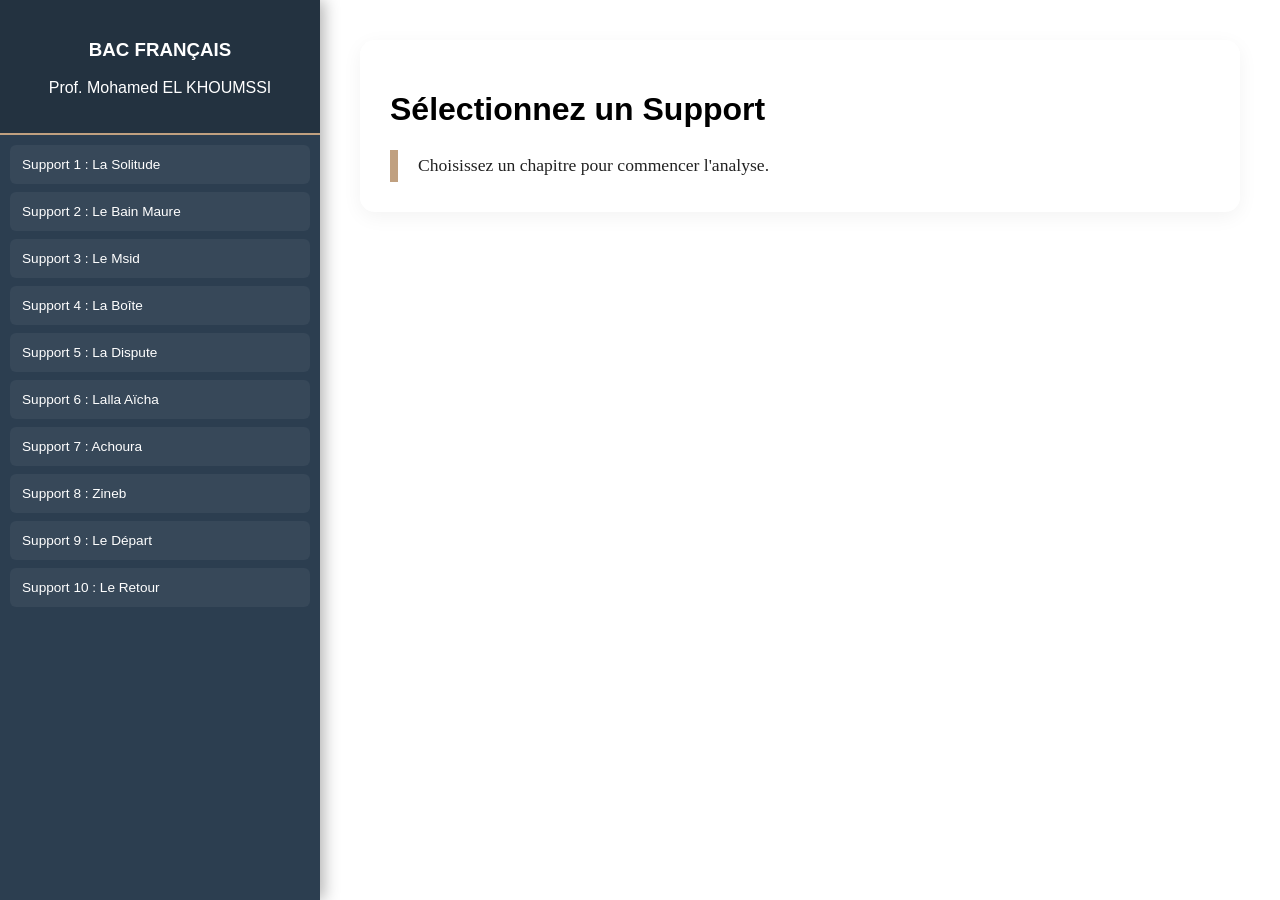
<file: lecture.html>
<!DOCTYPE html>
<html lang="fr">
<head>
    <meta charset="UTF-8">
    <meta name="viewport" content="width=device-width, initial-scale=1.0">
    <title>Analyse Interactive Complète - Prof. Mohamed EL KHOUMSSI</title>
    <style>
        :root {
            --primary-blue: #2c3e50;
            --accent-gold: #c0a080;
            --white: #ffffff;
            --success: #27ae60;
            --error: #e74c3c;
            --synth-red: #c0392b;
            --question-color: #2980b9;
        }

        body {
            font-family: 'Segoe UI', Tahoma, sans-serif;
            margin: 0;
            display: flex;
            height: 100vh;
            overflow: hidden;
            transition: background-color 0.6s ease;
        }

        /* --- NAVIGATION --- */
        #sidebar {
            width: 320px;
            background: var(--primary-blue);
            color: var(--white);
            display: flex;
            flex-direction: column;
            box-shadow: 4px 0 15px rgba(0,0,0,0.3);
            z-index: 10;
        }

        .sidebar-header {
            padding: 20px;
            text-align: center;
            border-bottom: 2px solid var(--accent-gold);
            background: rgba(0,0,0,0.2);
        }

        .nav-menu {
            flex-grow: 1;
            overflow-y: auto;
            padding: 10px;
        }

        .nav-item {
            padding: 12px;
            margin-bottom: 8px;
            background: rgba(255,255,255,0.05);
            border-radius: 6px;
            cursor: pointer;
            transition: 0.3s;
            font-size: 0.85rem;
        }

        .nav-item:hover { background: rgba(255,255,255,0.15); }
        .nav-item.active { background: var(--accent-gold); font-weight: bold; }

        /* --- CONTENU --- */
        #main-content {
            flex-grow: 1;
            overflow-y: auto;
            padding: 40px;
        }

        .content-card {
            background: rgba(255, 255, 255, 0.95);
            border-radius: 15px;
            padding: 30px;
            box-shadow: 0 5px 20px rgba(0,0,0,0.05);
            margin-bottom: 25px;
        }

        .text-support {
            font-family: 'Georgia', serif;
            font-size: 1.1rem;
            line-height: 1.8;
            color: #222;
            text-align: justify;
            border-left: 8px solid var(--accent-gold);
            padding-left: 20px;
            white-space: pre-line;
        }

        .quiz-grid {
            display: grid;
            grid-template-columns: 1fr 1fr;
            gap: 15px;
        }

        .question-box {
            background: white;
            padding: 20px;
            border-radius: 10px;
            border: 1px solid #eee;
        }

        .question-title {
            color: var(--question-color);
            font-weight: bold;
            margin-bottom: 10px;
            display: block;
        }

        .opt-btn {
            display: block;
            width: 100%;
            padding: 10px;
            margin-top: 5px;
            border: 1px solid #ddd;
            background: #fff;
            border-radius: 5px;
            cursor: pointer;
            text-align: left;
        }

        .opt-btn.correct { background: var(--success) !important; color: white; }
        .opt-btn.wrong { background: var(--error) !important; color: white; }

        #synthesis-box {
            margin-top: 30px;
            padding: 20px;
            background: #fff5f5;
            border: 2px solid var(--synth-red);
            border-radius: 10px;
            display: none;
            color: var(--synth-red);
        }
    </style>
</head>
<body>

    <aside id="sidebar">
        <div class="sidebar-header">
            <h3>BAC FRANÇAIS</h3>
            <p>Prof. Mohamed EL KHOUMSSI</p>
        </div>
        <nav class="nav-menu" id="menu"></nav>
    </aside>

    <main id="main-content">
        <div class="content-card">
            <h1 id="title">Sélectionnez un Support</h1>
            <div id="text" class="text-support">Choisissez un chapitre pour commencer l'analyse.</div>
        </div>
        <div id="quiz" class="quiz-grid"></div>
        <div id="synthesis-box">
            <h2 style="margin-top:0">🚩 Synthèse Pédagogique</h2>
            <p id="synth-text"></p>
        </div>
    </main>

    <script>
        const database = [
            {
                id: 1, titre: "Support 1 : La Solitude", color: "#f4f7f6",
                texte: "Ma solitude ne date pas d'hier. Je vois, au fond d'une impasse que le soleil ne visite jamais, un petit garçon de six ans, dresser un piège pour attraper un moineau mais le moineau ne vient jamais. Il désire tant ce petit moineau ! Il ne le mangera pas, il ne le martyrisera pas. Il veut en faire son compagnon. Les pieds nus, sur la terre humide, il court jusqu'au bout de la ruelle pour voir passer les ânes et revient s'asseoir sur le pas de la maison et attendre l'arrivée du moineau qui ne vient pas. Le soir, il rentre le cœur gros et les yeux rougis, balançant au bout de son petit bras, un piège en fil de cuivre. Nous habitions Dar Chouafa, la maison de la voyante. Au rez-de-chaussée, habitait une voyante de grande réputation. Des quartiers les plus éloignés, des femmes de toutes les conditions venaient la consulter. Elle était voyante et quelque peu sorcière. Adepte de la confrérie des Gnaouas, elle s'offrait, une fois par mois, une séance de musique et de danses nègres. Des nuages de benjoin emplissaient la maison et les crotales et les guimbris nous empêchaient de dormir, toute la nuit. Je ne comprenais rien au rituel compliqué qui se déroulait au rez-de-chaussée.",
                questions: [
                    {q: "Quel âge a le narrateur ?", o: ["4 ans", "6 ans", "8 ans", "10 ans"], c: 1},
                    {q: "Où habite la voyante ?", o: ["1er étage", "Cave", "Rez-de-chaussée", "Toit"], c: 2},
                    {q: "Que veut-il faire du moineau ?", o: ["Le manger", "Le tuer", "Son compagnon", "Le vendre"], c: 2},
                    {q: "Quelle confrérie est citée ?", o: ["Aissaoua", "Gnaoua", "Hamadcha", "Jilala"], c: 1},
                    {q: "De quel métal est le piège ?", o: ["Fer", "Argent", "Cuivre", "Or"], c: 2},
                    {q: "Comment est l'impasse ?", o: ["Ensoleillée", "Sombre", "Large", "Fleurie"], c: 1},
                    {q: "Qui consulte la voyante ?", o: ["Hommes", "Femmes", "Enfants", "Soldats"], c: 1},
                    {q: "Quel instrument est cité ?", o: ["Luth", "Piano", "Guimbri", "Flûte"], c: 2},
                    {q: "Quel parfum est utilisé ?", o: ["Rose", "Musc", "Benjoin", "Ambre"], c: 2},
                    {q: "Quel est le sentiment dominant ?", o: ["Joie", "Peur", "Solitude", "Haine"], c: 2}
                ],
                synth: "Ce passage introduit la solitude existentielle de Sidi Mohammed et l'atmosphère mystique de Dar Chouafa."
            },
            {
                id: 2, titre: "Support 2 : Le Bain Maure", color: "#fff9f0",
                texte: "Je crois me souvenir que c'était un mardi. Un mardi, jour de malheur pour les petits collégiens. Je ne voulais pas aller au bain maure. Ma mère me traîna de force. Les femmes parlaient fort, criaient, s'interpellaient à travers les nuages de vapeur. Je me sentais perdu dans ce brouillard d'odeurs et de cris. On me déshabilla, on me versa de l'eau bouillante sur la tête. Je pleurais, je hurlais. Ma mère me calmait par des gifles ou des menaces de me livrer aux djinns. Dans la pénombre, les corps nus me paraissaient des démons sortis de l'enfer. C'était une torture sans fin, un supplice que je ne comprenais pas. Le bain maure était pour moi le lieu de toutes les humiliations et de toutes les terreurs. Je ne voyais pas la beauté des mosaïques ni la fraîcheur de l'eau. Je ne voyais que des peaux rouges, des gestes brusques et j'entendais le fracas des seaux sur la dalle de marbre. Ma mère, elle, semblait dans son élément, discutant avec ses amies tout en me frottant vigoureusement la peau jusqu'au sang.",
                questions: [
                    {q: "Quel jour est-ce ?", o: ["Lundi", "Mardi", "Jeudi", "Vendredi"], c: 1},
                    {q: "Comment l'enfant y va-t-il ?", o: ["Heureux", "De force", "En chantant", "Seul"], c: 1},
                    {q: "À quoi compare-t-il les corps ?", o: ["Anges", "Poissons", "Démons", "Statues"], c: 2},
                    {q: "Quelle menace utilise la mère ?", o: ["Le père", "Les djinns", "La faim", "Le Msid"], c: 1},
                    {q: "Que verse-t-on sur sa tête ?", o: ["Lait", "Eau bouillante", "Eau froide", "Parfum"], c: 1},
                    {q: "Quel bruit entend-il ?", o: ["Musique", "Seaux sur marbre", "Pluie", "Vent"], c: 1},
                    {q: "Comment se sent la mère ?", o: ["Malade", "Perdue", "Dans son élément", "Triste"], c: 2},
                    {q: "Comment est sa peau à la fin ?", o: ["Douce", "Blanche", "Rouge/sang", "Froide"], c: 2},
                    {q: "Le narrateur aime-t-il le lieu ?", o: ["Oui", "Non", "Parfois", "Toujours"], c: 1},
                    {q: "Que symbolise le bain ?", o: ["Paradis", "Supplice", "Jardin", "Forêt"], c: 1}
                ],
                synth: "Le bain maure est perçu comme un espace traumatisant, une véritable descente aux enfers pour l'enfant."
            },
            {
                id: 3, titre: "Support 3 : Le Msid", color: "#eef2ff",
                texte: "Le Msid était situé à la porte de la maison. C'était une petite salle sombre où nous étions entassés, une soixantaine de gamins, sous la surveillance d'un maître sévère. Le Fquih, un homme de haute taille, barbu, avec un regard qui nous glaçait le sang. Il tenait toujours à la main une longue baguette de cognassier. Cette baguette était l'instrument de sa justice. Dès qu'un élève bégayait ou s'endormait sur sa planchette, la baguette sifflait dans l'air et retombait sur les épaules du coupable. Nous devions réciter les versets du Coran à tue-tête. Le vacarme était assourdissant. Mes oreilles bourdonnaient. Je regardais par la petite lucarne un coin de ciel bleu et j'enviais les oiseaux qui volaient en liberté. Le Fquih ne souriait jamais. Son visage semblait sculpté dans du bois mort. Le jeudi était le jour de la révision générale, un jour de terreur car les erreurs se payaient cher sous la baguette de cognassier.",
                questions: [
                    {q: "Combien d'élèves y a-t-il ?", o: ["10", "30", "60", "100"], c: 2},
                    {q: "De quel bois est la baguette ?", o: ["Olivier", "Cognassier", "Chêne", "Cèdre"], c: 1},
                    {q: "Que récitent-ils ?", o: ["Poésie", "Versets Coraniques", "Noms", "Chants"], c: 1},
                    {q: "Comment est le Fquih ?", o: ["Gentil", "Jeune", "Sévère", "Petit"], c: 2},
                    {q: "Quel jour est la révision ?", o: ["Lundi", "Mercredi", "Jeudi", "Vendredi"], c: 2},
                    {q: "Sur quoi écrivent-ils ?", o: ["Cahiers", "Planchettes", "Sable", "Murs"], c: 1},
                    {q: "Que voit-il par la lucarne ?", o: ["La rue", "Le ciel", "Sa mère", "Un chat"], c: 1},
                    {q: "À quoi compare-t-on son visage ?", o: ["Pierre", "Bois mort", "Lune", "Fer"], c: 1},
                    {q: "L'enfant est-il heureux ?", o: ["Oui", "Non", "Parfois", "Toujours"], c: 1},
                    {q: "Que font les oiseaux ?", o: ["Ils chantent", "Ils dorment", "Ils volent libres", "Ils mangent"], c: 2}
                ],
                synth: "Le Msid représente l'éducation traditionnelle rigide où règne la peur du maître."
            },
            {
                id: 4, titre: "Support 4 : La Boîte", color: "#fef2f2",
                texte: "Dès que je me sentais triste ou seul, je sortais ma Boîte à Merveilles. C'était une boîte en fer-blanc qui avait contenu des confiseries. À l'intérieur, je possédais un véritable trésor. Il y avait des billes de verre, des boutons de toutes les couleurs, des clous à grosse tête, des tessons de bouteilles polis par la mer, et surtout, un objet unique : un gros bouton de nacre. Pour les autres, ce n'étaient que des objets sans valeur, des déchets. Pour moi, ils vivaient. Ils me racontaient des histoires merveilleuses. Le bouton de nacre était un prince, les billes étaient des planètes. Je passais des heures à les contempler, à les ranger par ordre de taille ou de couleur. Ma boîte était mon refuge contre le monde des adultes que je ne comprenais pas. Elle était mon palais, mon univers secret. Personne n'avait le droit d'y toucher. Elle était le seul remède à mon chagrin.",
                questions: [
                    {q: "En quoi est la boîte ?", o: ["Bois", "Plastique", "Fer-blanc", "Carton"], c: 2},
                    {q: "Que contenait-elle avant ?", o: ["Bijoux", "Confiseries", "Clous", "Photos"], c: 1},
                    {q: "L'objet le plus précieux ?", o: ["Un clou", "Un bouton de nacre", "Une bille", "Un tesson"], c: 1},
                    {q: "Que sont les billes pour lui ?", o: ["Bonbons", "Yeux", "Planètes", "Fleurs"], c: 2},
                    {q: "Qui peut toucher la boîte ?", o: ["Sa mère", "Zineb", "Personne", "Le Fquih"], c: 2},
                    {q: "Quand la sort-il ?", o: ["S'il est joyeux", "S'il est triste", "Le matin", "Au Msid"], c: 1},
                    {q: "Les objets sont-ils vivants ?", o: ["Oui", "Non", "Seulement le bouton", "C'est un rêve"], c: 0},
                    {q: "D'où viennent les tessons ?", o: ["Cuisine", "Rue", "Mer", "Marché"], c: 2},
                    {q: "Que représente le bouton ?", o: ["Une pièce", "Un prince", "Un roi", "Un djin"], c: 1},
                    {q: "C'est son refuge contre quoi ?", o: ["Le froid", "Les adultes", "Les djinns", "L'école"], c: 1}
                ],
                synth: "La boîte est l'espace du sacré et du merveilleux qui console l'enfant de sa solitude."
            },
            {
                id: 5, titre: "Support 5 : La Dispute", color: "#fff1f1",
                texte: "Un cri déchira le silence de la maison. C'était ma mère qui se disputait avec Rahma. La cause était dérisoire : une histoire de jour de lessive. Rahma avait utilisé l'espace de la terrasse qui revenait normalement à ma mère. Les insultes commencèrent à pleuvoir. Ma mère, d'ordinaire si douce, s'était transformée en une furie. Elle criait, gesticulait, rappelait à Rahma ses origines modestes. Rahma ne se laissait pas faire et répondait avec la même violence. Les autres voisines sortirent sur le patio pour assister au spectacle. Certaines essayaient de les calmer, d'autres prenaient discrètement parti. Moi, j'étais terrifié. Je me cachais derrière la porte de notre chambre, serrant ma boîte à merveilles contre mon cœur. Ce monde de haine me faisait peur. Les mots étaient comme des couteaux qui déchiraient l'air. La paix de Dar Chouafa était brisée pour longtemps.",
                questions: [
                    {q: "Qui se dispute ?", o: ["Zineb/Rahma", "Mère/Rahma", "Mère/Fatma", "Père/Mère"], c: 1},
                    {q: "La cause ?", o: ["Argent", "Nourriture", "Lessive", "Enfants"], c: 2},
                    {q: "Où se battent-elles ?", o: ["Rue", "Cuisine", "Terrasse", "Marché"], c: 2},
                    {q: "Comment est la mère ?", o: ["Douce", "Furie", "Triste", "Calme"], c: 1},
                    {q: "Que fait l'enfant ?", o: ["Il rit", "Il aide", "Il est terrifié", "Il dort"], c: 2},
                    {q: "À quoi compare-t-il les mots ?", o: ["Fleurs", "Couteaux", "Oiseaux", "Pluie"], c: 1},
                    {q: "Où se cache-t-il ?", o: ["Sous le lit", "Derrière la porte", "Sur le toit", "Dehors"], c: 1},
                    {q: "Que serre-t-il ?", o: ["Son chat", "Sa boîte", "Un livre", "Sa mère"], c: 1},
                    {q: "Qui regarde ?", o: ["Les voisines", "Les hommes", "Le Fquih", "La police"], c: 0},
                    {q: "L'ambiance finale ?", o: ["Joyeuse", "Calme", "Paix brisée", "Normale"], c: 2}
                ],
                synth: "La dispute révèle la violence du monde des adultes et la fragilité de l'équilibre social à Dar Chouafa."
            },
            {
                id: 6, titre: "Support 6 : Lalla Aïcha", color: "#f0fdf4",
                texte: "Lalla Aïcha était l'ancienne voisine de ma mère. C'était une femme d'un certain âge, très respectée pour sa piété et sa sagesse. Elle venait souvent nous rendre visite. Ma mère l'accueillait avec de grands honneurs. On sortait les plus beaux plateaux de cuivre, on préparait le thé à la menthe avec soin. Elles s'installaient sur les divans et commençaient de longues discussions sur le passé, les familles de Fès et les soucis quotidiens. Lalla Aïcha avait connu des jours de gloire, mais son mari, Moulay Larbi, avait eu des problèmes avec son associé au souk des babouches. Elle avait dû vendre ses bijoux pour l'aider. Malgré la pauvreté qui menaçait, elle gardait une grande dignité. Elle représentait pour ma mère la confidente idéale, celle à qui on pouvait tout dire sans crainte d'être jugée. Je l'aimais bien car elle me donnait parfois une petite pièce ou un gâteau.",
                questions: [
                    {q: "Qui est Lalla Aïcha ?", o: ["Une tante", "Ancienne voisine", "Une servante", "La voyante"], c: 1},
                    {q: "Que prépare-t-on ?", o: ["Café", "Thé à la menthe", "Soupe", "Lait"], c: 1},
                    {q: "Métier du mari ?", o: ["Menuisier", "Babouchier", "Tisserand", "Boucher"], c: 1},
                    {q: "Qu'a-t-elle vendu ?", o: ["Sa maison", "Sa boîte", "Ses bijoux", "Ses habits"], c: 2},
                    {q: "Comment est-elle ?", o: ["Méchante", "Pieuse/Sage", "Jeune", "Riche"], c: 1},
                    {q: "Son mari s'appelle ?", o: ["Abdeslem", "Larbi", "Driss", "Ahmed"], c: 1},
                    {q: "De quoi parlent-elles ?", o: ["Politique", "Le passé/soucis", "Cinéma", "Voyages"], c: 1},
                    {q: "Que donne-t-elle à l'enfant ?", o: ["Devoirs", "Une pièce/gâteau", "Rien", "Des djinns"], c: 1},
                    {q: "Où travaillait le mari ?", o: ["Souk épices", "Souk babouches", "Port", "Ferme"], c: 1},
                    {q: "L'accueil de la mère ?", o: ["Froid", "Avec honneurs", "Rapide", "En colère"], c: 1}
                ],
                synth: "Lalla Aïcha incarne la solidarité féminine et la résilience face aux épreuves économiques."
            },
            {
                id: 7, titre: "Support 7 : Achoura", color: "#fffbeb",
                texte: "La fête de l'Achoura approchait. C'était l'effervescence dans la maison. Mon père m'emmena au souk pour m'acheter des vêtements neufs. Le souk était une fourmilière humaine. Les couleurs éclataient de partout : les étoffes de soie, les laines teintes, les cuirs odorants. Mon père marchait d'un pas assuré, saluant ses connaissances. Nous nous arrêtâmes devant une boutique de tissus. Le marchand déploya des rouleaux de cotonnade blanche. Mon père choisit une pièce de qualité pour me faire un nouveau gilet et une chemise. J'étais fier de marcher à ses côtés. Il m'acheta aussi une paire de babouches jaunes, des 'belghas' qui sentaient le cuir neuf. Je ne les quittais pas des yeux. Je les imaginais déjà assorties à mon nouveau habit. Cette sortie était pour moi une aventure extraordinaire, un moment de complicité avec cet homme d'ordinaire si silencieux et grave.",
                questions: [
                    {q: "Quelle fête ?", o: ["Ramadan", "Achoura", "Mawlid", "Aïd"], c: 1},
                    {q: "Qui l'accompagne ?", o: ["Mère", "Fquih", "Père", "Zineb"], c: 2},
                    {q: "Où vont-ils ?", o: ["Plage", "Souk", "Msid", "Jardin"], c: 1},
                    {q: "Couleur des babouches ?", o: ["Rouges", "Vertes", "Jaunes", "Noires"], c: 2},
                    {q: "Tissu choisi ?", o: ["Soie", "Cotonnade blanche", "Laine", "Lin"], c: 1},
                    {q: "Comment est le souk ?", o: ["Vide", "Fourmilière", "Triste", "Moderne"], c: 1},
                    {q: "Comment est le père ?", o: ["Bavard", "Silencieux/grave", "Joyeux", "Colérique"], c: 1},
                    {q: "L'enfant est-il fier ?", o: ["Oui", "Non", "Honteux", "Indifférent"], c: 0},
                    {q: "Où s'arrêtent-ils ?", o: ["Boucherie", "Boutique tissus", "Café", "Mosquée"], c: 1},
                    {q: "Que sentent les belghas ?", o: ["Rose", "Cuir neuf", "Savon", "Rien"], c: 1}
                ],
                synth: "L'Achoura est un moment de joie et de renforcement des liens entre le père et le fils."
            },
            {
                id: 8, titre: "Support 8 : Zineb", color: "#f8fafc",
                texte: "Un après-midi, un drame secoua Dar Chouafa. Zineb, la fille de Rahma, avait disparu. Sa mère s'était mise à hurler, à se griffer le visage, appelant sa fille à travers toute la maison. Les voisines accoururent. La nouvelle se répandit comme une traînée de poudre. Rahma était inconsolable. Ma mère oublia immédiatement leur ancienne dispute et se précipita pour la soutenir. Toutes les femmes partirent à la recherche de la petite fille dans les rues de la médina. Elles interrogeaient les passants, les marchands, les mendiants. L'angoisse montait. Zineb était une petite fille un peu simple, elle s'était peut-être perdue dans la foule immense du souk. Mon père, de retour du travail, se joignit aux recherches. Finalement, on la retrouva à l'asile des aveugles, saine et sauve. Ce jour-là, la solidarité entre les voisins montra sa force, effaçant les rancœurs passées devant le malheur d'une mère.",
                questions: [
                    {q: "Qui disparaît ?", o: ["L'enfant", "Zineb", "Le chat", "Le Fquih"], c: 1},
                    {q: "Sa mère est ?", o: ["Lalla Aïcha", "Rahma", "Fatma", "La voyante"], c: 1},
                    {q: "Réaction de la mère ?", o: ["Rit", "Hurle/griffe", "Dort", "Chante"], c: 1},
                    {q: "Que fait la mère du narrateur ?", o: ["Ignore", "Soutient", "Se moque", "Crie"], c: 1},
                    {q: "Où retrouve-t-on Zineb ?", o: ["Msid", "Asile aveugles", "Mer", "Pacha"], c: 1},
                    {q: "Où s'est-elle perdue ?", o: ["Forêt", "Médina/Souk", "École", "Port"], c: 1},
                    {q: "Zineb est ?", o: ["Intelligente", "Un peu simple", "Grande", "Méchant"], c: 1},
                    {q: "Qui aide aussi ?", o: ["Père", "Djinns", "Police", "Voyante"], c: 0},
                    {q: "Qu'est-ce qui est effacé ?", o: ["Mémoire", "Rancœurs", "Texte", "Poussière"], c: 1},
                    {q: "Son état final ?", o: ["Blessée", "Saine et sauve", "Malade", "Morte"], c: 1}
                ],
                synth: "La disparition de Zineb met en avant la solidarité humaine face au malheur, au-delà des conflits personnels."
            },
            {
                id: 9, titre: "Support 9 : Le Départ", color: "#fff5f5",
                texte: "Mon père perdit tout son capital au souk. Un sac contenant son argent et ses outils disparut dans la cohue. C'était la ruine. Le soir, l'ambiance à la maison était lugubre. Il n'y avait plus de thé, plus de viande, seulement du pain sec. Mon père prit une décision héroïque : il devait partir travailler comme moissonneur dans les plaines autour de Fès pour gagner de quoi rembourser ses dettes et nourrir sa famille. Son départ fut un déchirement. Ma mère pleurait en silence. La maison semblait vide, privée de son pilier. Je ne comprenais pas pourquoi le destin s'acharnait sur nous. Pendant son absence, ma mère devint triste et nerveuse. Elle allait consulter les sanctuaires avec Lalla Aïcha, espérant un miracle. Ma boîte à merveilles devint mon seul compagnon de jeu, mais même mes trésors semblaient avoir perdu leur éclat devant le vide laissé par mon père.",
                questions: [
                    {q: "Que perd le père ?", o: ["Clés", "Capital/outils", "Maison", "Boîte"], c: 1},
                    {q: "Nouveau métier ?", o: ["Menuisier", "Moissonneur", "Marin", "Juge"], c: 1},
                    {q: "Où va-t-il ?", o: ["Plaines de Fès", "France", "Tanger", "Msid"], c: 0},
                    {q: "Pourquoi partir ?", o: ["Vacances", "Rembourser dettes", "Colère", "Études"], c: 1},
                    {q: "Repas de famille ?", o: ["Couscous", "Pain sec", "Viande", "Gâteaux"], c: 1},
                    {q: "État de la mère ?", o: ["Heureuse", "Triste/nerveuse", "Indifférente", "Riche"], c: 1},
                    {q: "Qui l'accompagne ?", o: ["Rahma", "Lalla Aïcha", "Zineb", "Driss"], c: 1},
                    {q: "La boîte est-elle la même ?", o: ["Brille", "Perd son éclat", "Disparaît", "Est vendue"], c: 1},
                    {q: "Où vont-elles prier ?", o: ["Mosquée", "Sanctuaires", "Marché", "Plage"], c: 1},
                    {q: "Le père est appelé ?", o: ["Le maître", "Le pilier", "Le roi", "L'ami"], c: 1}
                ],
                synth: "La ruine financière et le départ du père marquent la fin de l'insouciance enfantine."
            },
            {
                id: 10, titre: "Support 10 : Le Retour", color: "#f0fdfa",
                texte: "Un matin, un bruit de pas familiers résonna dans l'escalier. C'était lui ! Mon père était de retour. Il était plus maigre, le visage brûlé par le soleil des moissons, mais ses yeux brillaient de joie. Il avait rapporté de l'argent, du sucre, du thé et même quelques cadeaux. La joie revint instantanément dans la maison. Ma mère retrouva son sourire et s'empressa de préparer un grand repas. Les voisines vinrent aux nouvelles, félicitant le retour du maître de maison. Moulay Larbi aussi avait résolu ses problèmes. Tout semblait rentrer dans l'ordre. Pourtant, dans toute cette agitation, je me sentais un peu à l'écart. J'allai chercher ma Boîte à Merveilles. Je l'ouvris et je retrouvai mes amis : le bouton de nacre, les billes, les clous. Ils m'attendaient. Le monde extérieur pouvait changer, mon père pouvait partir et revenir, mais ma boîte, elle, restait mon univers immuable, mon secret éternel.",
                questions: [
                    {q: "Qui revient ?", o: ["Fquih", "Père", "Larbi", "Le chat"], c: 1},
                    {q: "Son visage est ?", o: ["Blanc", "Brûlé par soleil", "Vert", "Pâle"], c: 1},
                    {q: "Qu'a-t-il rapporté ?", o: ["Rien", "Argent/sucre/thé", "Seulement pain", "Briques"], c: 1},
                    {q: "État de la mère ?", o: ["Triste", "Souriante", "En colère", "Dort"], c: 1},
                    {q: "Qui a aussi résolu ses soucis ?", o: ["Rahma", "Moulay Larbi", "Zineb", "Voyante"], c: 1},
                    {q: "L'enfant se sent ?", o: ["Au centre", "À l'écart", "Dehors", "Malade"], c: 1},
                    {q: "Que va-t-il chercher ?", o: ["Pain", "Sa Boîte", "Ses habits", "Un ami"], c: 1},
                    {q: "Qui sont ses 'amis' ?", o: ["Voisins", "Objets de boîte", "Djinns", "Oiseaux"], c: 1},
                    {q: "Sa boîte est ?", o: ["Utile", "Univers immuable", "Vide", "Moche"], c: 1},
                    {q: "Comment finit l'œuvre ?", o: ["Tristement", "Retour au secret", "Départ", "Mort"], c: 1}
                ],
                synth: "Le retour du père rétablit l'ordre familial, mais le narrateur reste fidèle à son monde imaginaire."
            }
        ];

        const menu = document.getElementById('menu');
        const viewTitle = document.getElementById('title');
        const viewText = document.getElementById('text');
        const viewQuiz = document.getElementById('quiz');
        const viewSynthBox = document.getElementById('synthesis-box');
        const viewSynthText = document.getElementById('synth-text');

        function init() {
            database.forEach(item => {
                const d = document.createElement('div');
                d.className = 'nav-item';
                d.innerText = item.titre;
                d.onclick = () => load(item.id, d);
                menu.appendChild(d);
            });
        }

        function load(id, el) {
            document.querySelectorAll('.nav-item').forEach(n => n.classList.remove('active'));
            el.classList.add('active');
            const data = database.find(d => d.id === id);
            document.body.style.backgroundColor = data.color;
            viewTitle.innerText = data.titre;
            viewText.innerText = data.texte;
            viewSynthBox.style.display = 'none';
            viewQuiz.innerHTML = '';
            let count = 0;

            data.questions.forEach((q, i) => {
                const box = document.createElement('div');
                box.className = 'question-box';
                box.innerHTML = `<span class="question-title">${i+1}. ${q.q}</span>`;
                q.o.forEach((opt, idx) => {
                    const btn = document.createElement('button');
                    btn.className = 'opt-btn';
                    btn.innerText = opt;
                    btn.onclick = () => {
                        const all = box.querySelectorAll('button');
                        all.forEach(b => b.style.pointerEvents = 'none');
                        if(idx === q.c) btn.classList.add('correct');
                        else { btn.classList.add('wrong'); all[q.c].classList.add('correct'); }
                        count++;
                        if(count === 10) {
                            viewSynthBox.style.display = 'block';
                            viewSynthText.innerText = data.synth;
                        }
                    };
                    box.appendChild(btn);
                });
                viewQuiz.appendChild(box);
            });
        }
        window.onload = init;
    </script>
</body>
</html>
</file>
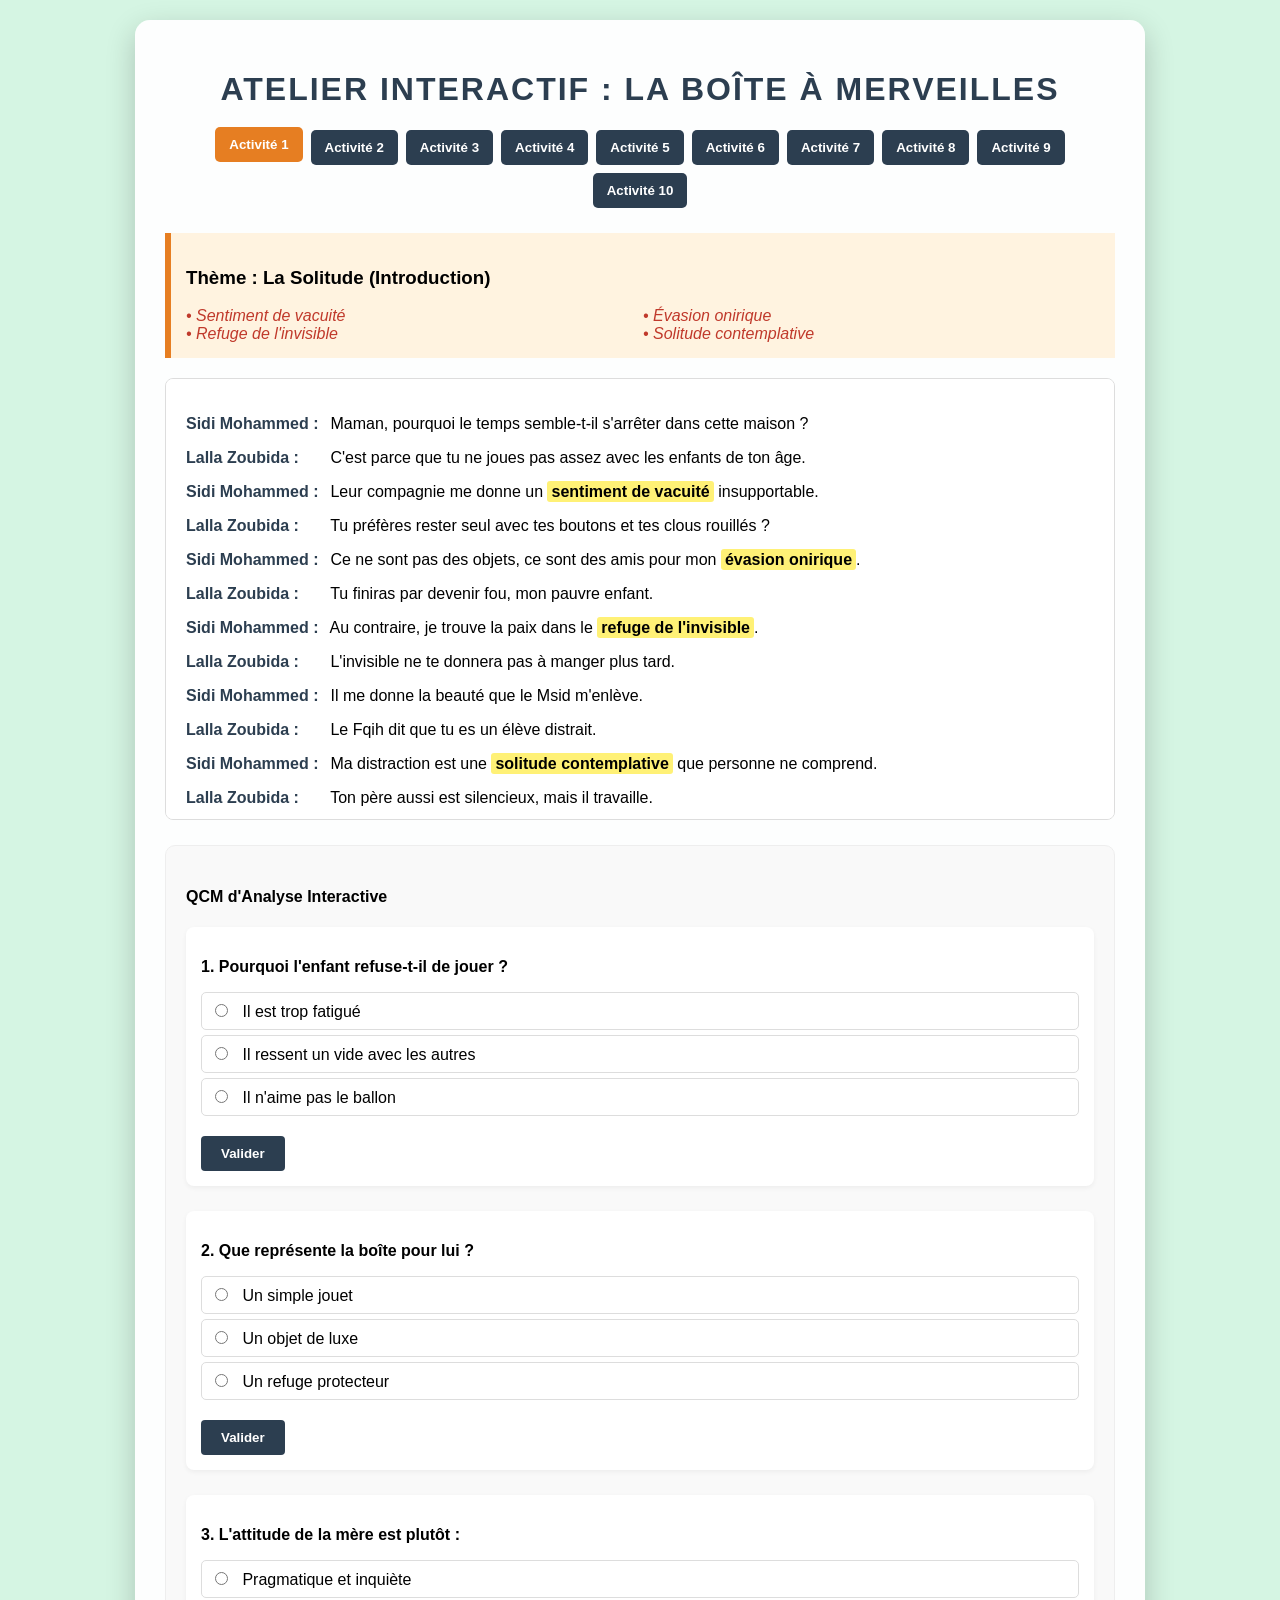
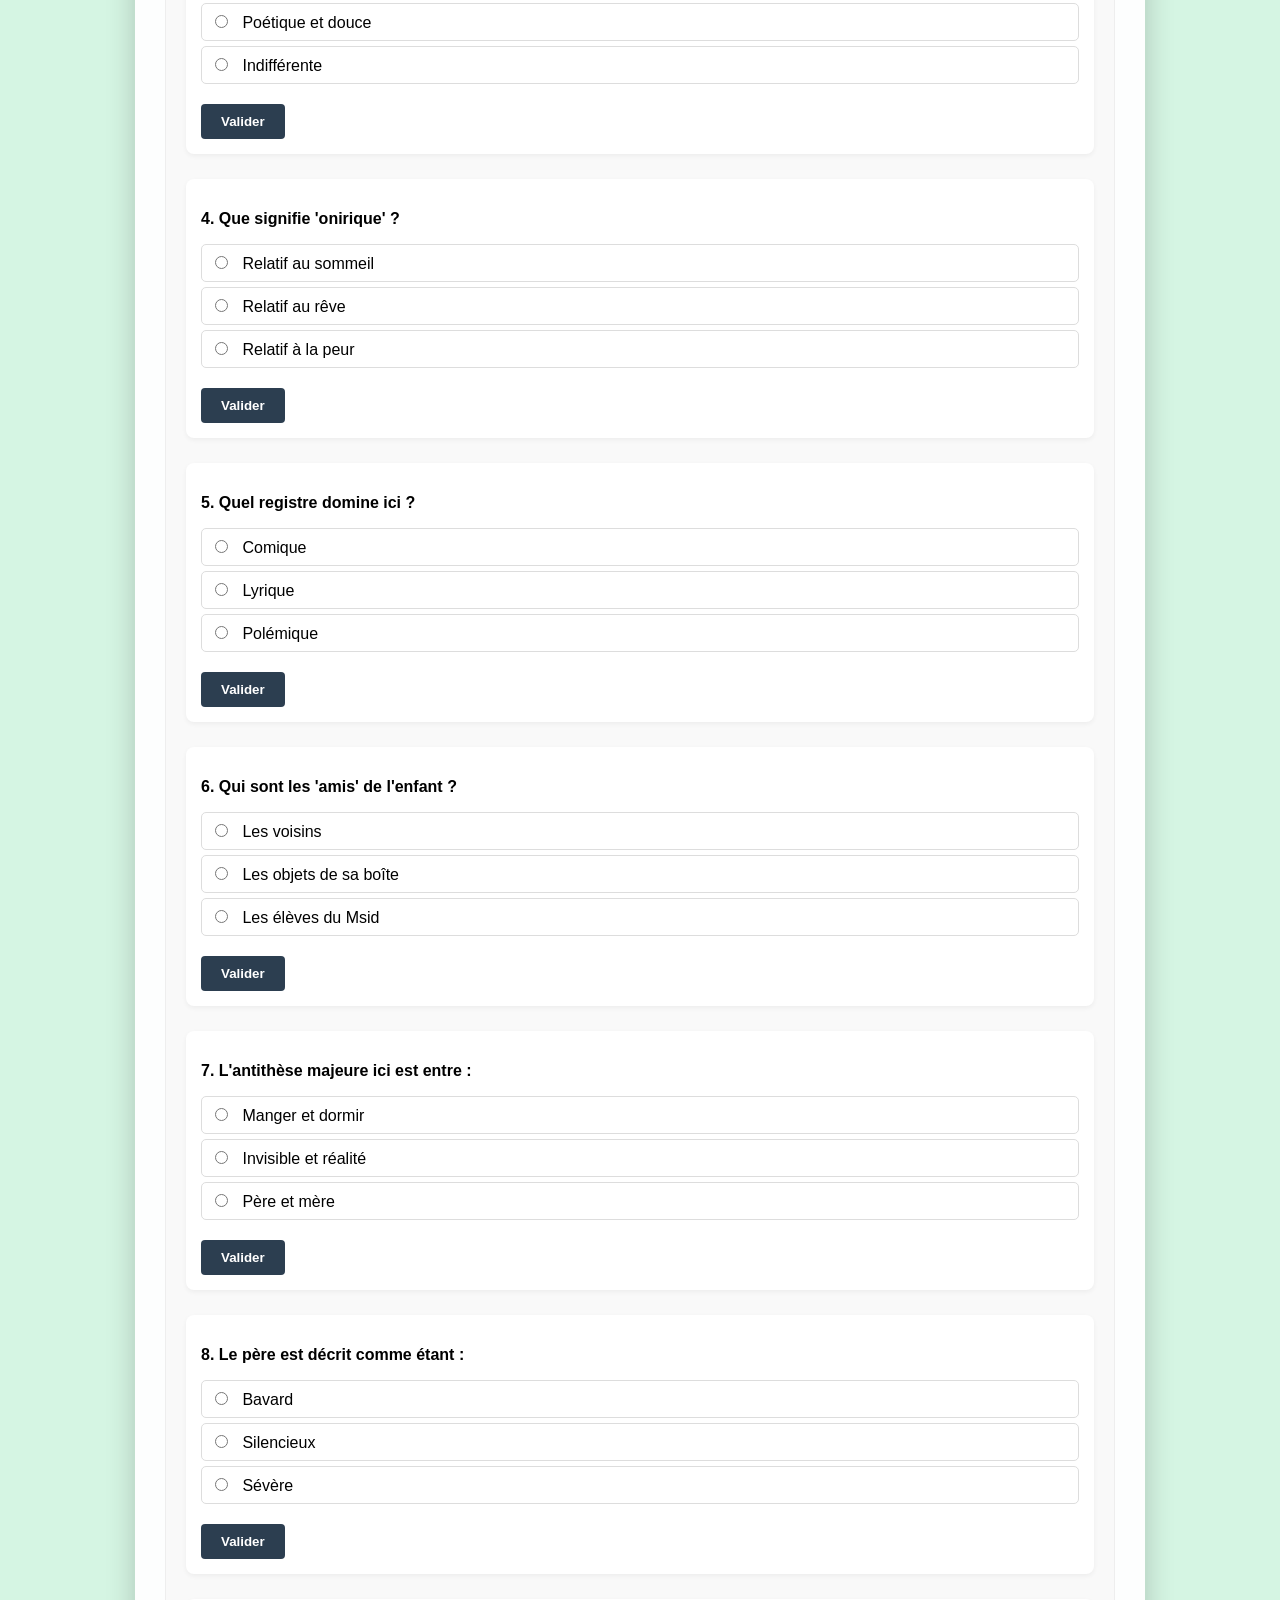
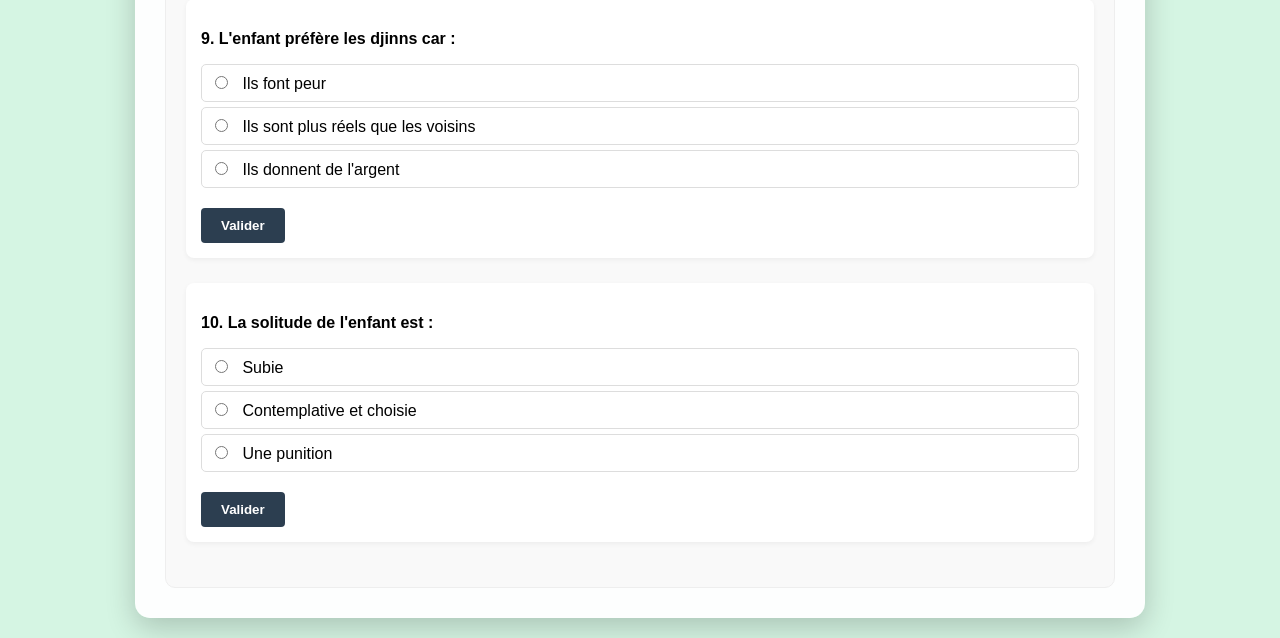
<file: oral.html>
<!DOCTYPE html>
<html lang="fr">
<head>
    <meta charset="UTF-8">
    <meta name="viewport" content="width=device-width, initial-scale=1.0">
    <title>10 Activités QCM - La Boîte à Merveilles</title>
    <style>
        :root {
            --primary-dark: #2c3e50;
            --accent-color: #e67e22;
            --success-color: #27ae60;
            --error-color: #e74c3c;
            --info-color: #2980b9;
        }

        body {
            font-family: 'Segoe UI', Tahoma, Geneva, Verdana, sans-serif;
            margin: 0;
            padding: 20px;
            transition: background-color 0.8s ease;
            background-color: #f4f7f6;
        }

        .container {
            max-width: 950px;
            margin: auto;
            background: rgba(255, 255, 255, 0.95);
            padding: 30px;
            border-radius: 15px;
            box-shadow: 0 10px 30px rgba(0,0,0,0.2);
        }

        h1 { text-align: center; color: var(--primary-dark); text-transform: uppercase; letter-spacing: 2px; }

        .nav-bar {
            display: flex;
            flex-wrap: wrap;
            gap: 8px;
            justify-content: center;
            margin-bottom: 25px;
        }

        .nav-btn {
            padding: 10px 14px;
            border: none;
            background: var(--primary-dark);
            color: white;
            border-radius: 5px;
            cursor: pointer;
            font-weight: bold;
            transition: 0.3s;
        }

        .nav-btn.active { background: var(--accent-color); transform: translateY(-3px); }

        .activity-card { display: none; }
        .activity-card.active { display: block; animation: fadeIn 0.5s ease; }

        .banner {
            background: #fff3e0;
            border-left: 6px solid var(--accent-color);
            padding: 15px;
            margin-bottom: 20px;
        }

        .expression-list {
            display: grid;
            grid-template-columns: 1fr 1fr;
            font-style: italic;
            color: #c0392b;
        }

        .dialogue-box {
            background: #fff;
            border: 1px solid #ddd;
            padding: 20px;
            height: 400px;
            overflow-y: auto;
            border-radius: 8px;
            margin-bottom: 25px;
        }

        .speaker { font-weight: bold; color: var(--primary-dark); min-width: 140px; display: inline-block; }
        .highlight { background: #fff176; font-weight: bold; padding: 2px 4px; border-radius: 3px; }

        .quiz-section { background: #f9f9f9; padding: 20px; border-radius: 10px; border: 1px solid #eee; }
        .q-item { margin-bottom: 25px; padding: 15px; background: white; border-radius: 8px; box-shadow: 0 2px 5px rgba(0,0,0,0.05); }
        
        .options-group { margin: 10px 0; }
        .option-label { display: block; padding: 8px; margin: 5px 0; border: 1px solid #ddd; border-radius: 5px; cursor: pointer; transition: 0.3s; }
        .option-label:hover { background: #f0f0f0; }
        
        .option-label input { margin-right: 10px; }

        .check-btn { 
            background: var(--primary-dark); 
            color: white; 
            border: none; 
            padding: 10px 20px; 
            border-radius: 4px; 
            cursor: pointer; 
            font-weight: bold;
            margin-top: 10px;
            transition: 0.4s;
        }
        
        .feedback { 
            display: none; 
            margin-top: 12px; 
            padding: 15px;
            border-radius: 6px;
            border-left: 5px solid var(--info-color);
        }
        
        .correct-fb { background: #e8f5e9; border-left-color: var(--success-color); }
        .wrong-fb { background: #ffebee; border-left-color: var(--error-color); }

        @keyframes fadeIn { from { opacity: 0; transform: translateY(10px); } to { opacity: 1; transform: translateY(0); } }
    </style>
</head>
<body>

<div class="container">
    <h1>Atelier Interactif : La Boîte à Merveilles</h1>
    <div class="nav-bar" id="navigation"></div>
    <div id="content-area"></div>
</div>

<script>
    const activities = [
        {
            theme: "La Solitude (Introduction)",
            bg: "#D5F5E3",
            exp: ["Sentiment de vacuité", "Évasion onirique", "Refuge de l'invisible", "Solitude contemplative"],
            dialogue: [
                ["Sidi Mohammed", "Maman, pourquoi le temps semble-t-il s'arrêter dans cette maison ?"],
                ["Lalla Zoubida", "C'est parce que tu ne joues pas assez avec les enfants de ton âge."],
                ["Sidi Mohammed", "Leur compagnie me donne un <span class='highlight'>sentiment de vacuité</span> insupportable."],
                ["Lalla Zoubida", "Tu préfères rester seul avec tes boutons et tes clous rouillés ?"],
                ["Sidi Mohammed", "Ce ne sont pas des objets, ce sont des amis pour mon <span class='highlight'>évasion onirique</span>."],
                ["Lalla Zoubida", "Tu finiras par devenir fou, mon pauvre enfant."],
                ["Sidi Mohammed", "Au contraire, je trouve la paix dans le <span class='highlight'>refuge de l'invisible</span>."],
                ["Lalla Zoubida", "L'invisible ne te donnera pas à manger plus tard."],
                ["Sidi Mohammed", "Il me donne la beauté que le Msid m'enlève."],
                ["Lalla Zoubida", "Le Fqih dit que tu es un élève distrait."],
                ["Sidi Mohammed", "Ma distraction est une <span class='highlight'>solitude contemplative</span> que personne ne comprend."],
                ["Lalla Zoubida", "Ton père aussi est silencieux, mais il travaille."],
                ["Sidi Mohammed", "Mon père écoute le silence, lui aussi."],
                ["Lalla Zoubida", "Il écoute les machines à tisser, pas les djinns !"],
                ["Sidi Mohammed", "Les djinns sont plus réels que les voisins."],
                ["Lalla Zoubida", "Tais-toi, tu vas attirer le mauvais œil !"],
                ["Sidi Mohammed", "Ma boîte me protège mieux que les amulettes."],
                ["Lalla Zoubida", "Viens manger et laisse tes rêves de côté."],
                ["Sidi Mohammed", "Je mangerai quand j'aurai fini de parler à mon prince de verre."],
                ["Lalla Zoubida", "Patience, Seigneur, patience avec cet enfant."]
            ],
            questions: [
                {q: "Pourquoi l'enfant refuse-t-il de jouer ?", opts: ["Il est trop fatigué", "Il ressent un vide avec les autres", "Il n'aime pas le ballon"], correct: 1},
                {q: "Que représente la boîte pour lui ?", opts: ["Un simple jouet", "Un objet de luxe", "Un refuge protecteur"], correct: 2},
                {q: "L'attitude de la mère est plutôt :", opts: ["Pragmatique et inquiète", "Poétique et douce", "Indifférente"], correct: 0},
                {q: "Que signifie 'onirique' ?", opts: ["Relatif au sommeil", "Relatif au rêve", "Relatif à la peur"], correct: 1},
                {q: "Quel registre domine ici ?", opts: ["Comique", "Lyrique", "Polémique"], correct: 1},
                {q: "Qui sont les 'amis' de l'enfant ?", opts: ["Les voisins", "Les objets de sa boîte", "Les élèves du Msid"], correct: 1},
                {q: "L'antithèse majeure ici est entre :", opts: ["Manger et dormir", "Invisible et réalité", "Père et mère"], correct: 1},
                {q: "Le père est décrit comme étant :", opts: ["Bavard", "Silencieux", "Sévère"], correct: 1},
                {q: "L'enfant préfère les djinns car :", opts: ["Ils font peur", "Ils sont plus réels que les voisins", "Ils donnent de l'argent"], correct: 1},
                {q: "La solitude de l'enfant est :", opts: ["Subie", "Contemplative et choisie", "Une punition"], correct: 1}
            ]
        },
        {
            theme: "Le Bain Maure (Le supplice)",
            bg: "#FADBD8",
            exp: ["Atmosphère infernale", "Supplice physique", "Répulsion instinctive", "Vapeurs suffocantes"],
            dialogue: [
                ["Lalla Zoubida", "Dépêche-toi Sidi Mohammed, les seaux sont prêts pour le bain."],
                ["Sidi Mohammed", "Non maman, je t'en supplie, cet endroit est une <span class='highlight'>atmosphère infernale</span>."],
                ["Lalla Zoubida", "C'est la tradition, il faut être propre pour le vendredi."],
                ["Sidi Mohammed", "Pour moi, le frottement du 'kess' est un <span class='highlight'>supplice physique</span>."],
                ["Lalla Zoubida", "Toutes les femmes du quartier seront là pour discuter."],
                ["Sidi Mohammed", "C'est justement ce mélange de cris et de corps qui me cause une <span class='highlight'>répulsion instinctive</span>."],
                ["Lalla Zoubida", "L'eau chaude te fera du bien au moral."],
                ["Sidi Mohammed", "Je préfère mon moral bas à ces <span class='highlight'>vapeurs suffocantes</span>."],
                ["Lalla Zoubida", "Ne discute pas, prends tes vêtements de rechange."],
                ["Sidi Mohammed", "Même les djinns ne fréquenteraient pas un tel lieu."],
                ["Lalla Zoubida", "Au contraire, on dit que les djinns habitent les lieux d'eau."],
                ["Sidi Mohammed", "Alors pourquoi m'y emmener si c'est dangereux ?"],
                ["Lalla Zoubida", "Ce sont de bons djinns, ils aiment la propreté."],
                ["Sidi Mohammed", "Je sens déjà la chaleur qui m'oppresse la poitrine."],
                ["Lalla Zoubida", "Tiens ma main et ne me lâche pas dans la foule."],
                ["Sidi Mohammed", "Je fermerai les yeux pour ne rien voir."],
                ["Lalla Zoubida", "Tu es un petit homme maintenant, sois courageux."],
                ["Sidi Mohammed", "Un homme ne devrait pas pleurer pour un peu d'eau chaude."],
                ["Lalla Zoubida", "Exactement, alors marche plus vite."],
                ["Sidi Mohammed", "Je marche, mais mon cœur reste à la maison."]
            ],
            questions: [
                {q: "L'enfant compare le bain à :", opts: ["Un paradis", "L'enfer", "Une aire de jeux"], correct: 1},
                {q: "Le bain est obligatoire pour :", opts: ["Le mariage", "La fête d'Achoura", "La propreté du vendredi"], correct: 2},
                {q: "Qu'est-ce que le 'kess' ?", opts: ["Un savon", "Un gant de gommage", "Un seau d'eau"], correct: 1},
                {q: "Le sentiment de l'enfant est une :", opts: ["Répulsion instinctive", "Attirance forte", "Indifférence totale"], correct: 0},
                {q: "Que font les femmes au bain ?", opts: ["Elles dorment", "Elles travaillent", "Elles discutent"], correct: 2},
                {q: "Comment est l'air au bain ?", opts: ["Frais et pur", "Parfumé", "Suffocant"], correct: 2},
                {q: "Selon la mère, qui habite les lieux d'eau ?", opts: ["Les djinns", "Les poissons", "Les anges"], correct: 0},
                {q: "L'enfant ferme les yeux pour :", opts: ["S'endormir", "Ne rien voir de la foule", "Mieux entendre"], correct: 1},
                {q: "Le ton de cette scène est :", opts: ["Tragique", "Pathétique et comique", "Religieux"], correct: 1},
                {q: "Le 'cœur' de l'enfant reste :", opts: ["Au bain", "À la maison", "Au Msid"], correct: 1}
            ]
        },
        {
            theme: "La Dispute de Rahma",
            bg: "#EAECEE",
            exp: ["Invectives acerbes", "Dignité bafouée", "Rupture du voisinage", "Tempête verbale"],
            dialogue: [
                ["Rahma", "C'est mon tour de lessive aujourd'hui, Zoubida !"],
                ["Lalla Zoubida", "Tu as utilisé l'espace hier, laisse-moi la place !"],
                ["Rahma", "Tu es une menteuse, j'ai peine à croire tes paroles."],
                ["Lalla Zoubida", "Tes <span class='highlight'>invectives acerbes</span> ne m'impressionnent pas, femme !"],
                ["Rahma", "Regardez cette noble dame qui se croit au-dessus de nous !"],
                ["Lalla Zoubida", "Je sens ma <span class='highlight'>dignité bafouée</span> par une personne de ton espèce."],
                ["Rahma", "Mon espèce vaut bien la tienne, descendante du prophète !"],
                ["Lalla Zoubida", "C'est une <span class='highlight'>rupture du voisinage</span> définitive entre nous."],
                ["Rahma", "Tant mieux, je n'ai que faire de tes airs de sainte."],
                ["Lalla Zoubida", "Cette <span class='highlight'>tempête verbale</span> va réveiller toute la maison."],
                ["Rahma", "Que tout le monde sache qui tu es vraiment !"],
                ["Lalla Zoubida", "Je ne t'adresserai plus jamais la parole."],
                ["Rahma", "Tes silences sont mes plus beaux cadeaux."],
                ["Lalla Zoubida", "Maudite soit l'heure où je t'ai connue."],
                ["Rahma", "Maudis-toi toi-même, sorcière de malheur !"],
                ["Lalla Zoubida", "Sidi Mohammed, ne regarde pas cette femme impolie."],
                ["Rahma", "L'enfant voit bien qui a raison ici."],
                ["Lalla Zoubida", "L'enfant voit une furie qui hurle pour un peu d'eau."],
                ["Rahma", "Sors de mon chemin immédiatement !"],
                ["Lalla Zoubida", "Je sors, mais Dieu jugera nos actes."]
            ],
            questions: [
                {q: "L'origine de la dispute est :", opts: ["Un vol d'argent", "Le tour de lessive", "Une insulte sur l'enfant"], correct: 1},
                {q: "Rahma traite Zoubida de :", opts: ["Menteuse", "Amie", "Sœur"], correct: 0},
                {q: "Zoubida invoque son origine :", opts: ["Royale", "Descendante du prophète", "Andalouse"], correct: 1},
                {q: "Le dialogue est marqué par des :", opts: ["Compliments", "Invectives acerbes", "Prières"], correct: 1},
                {q: "La dispute cause une :", opts: ["Réconciliation", "Fête", "Rupture du voisinage"], correct: 2},
                {q: "Que signifie 'acerbe' ?", opts: ["Doux", "Agressif et blessant", "Incompréhensible"], correct: 1},
                {q: "L'enfant, face à cette violence :", opts: ["Rit", "Est traumatisé (pleure)", "Dort"], correct: 1},
                {q: "Zoubida appelle Rahma :", opts: ["Une furie", "Une sainte", "Une reine"], correct: 0},
                {q: "La fin du dialogue évoque :", opts: ["La police", "Le jugement de Dieu", "Le départ du mari"], correct: 1},
                {q: "Le lieu de la dispute est :", opts: ["Le patio (cour commune)", "Le toit", "La rue"], correct: 0}
            ]
        },
        {
            theme: "Le Msid et le Fqih",
            bg: "#FEF9E7",
            exp: ["Autorité implacable", "Apprentissage psalmodié", "Crainte révérencielle", "Rigueur dogmatique"],
            dialogue: [
                ["Le Fqih", "Sidi Mohammed, récite le verset d'hier sans erreur."],
                ["Sidi Mohammed", "Bismillahi... je... j'ai oublié le début, Maître."],
                ["Le Fqih", "Ton esprit est encore perdu dans les nuages, quelle <span class='highlight'>autorité implacable</span> dois-je utiliser ?"],
                ["Sidi Mohammed", "Pitié, Maître, la baguette me fait peur."],
                ["Le Fqih", "Seul l' <span class='highlight'>apprentissage psalmodié</span> restera dans ta mémoire stérile."],
                ["Sidi Mohammed", "Je ressens une <span class='highlight'>crainte révérencielle</span> chaque fois que vous me regardez."],
                ["Le Fqih", "La religion demande une <span class='highlight'>rigueur dogmatique</span> absolue."],
                ["Sidi Mohammed", "Mes doigts tremblent sur ma planchette."],
                ["Le Fqih", "Tes doigts devraient trembler de dévotion, pas de peur."],
                ["Sidi Mohammed", "Le soleil dehors m'appelle, Maître."],
                ["Le Fqih", "Le soleil est pour les bêtes, le savoir est pour les hommes."],
                ["Sidi Mohammed", "Est-ce que le savoir doit toujours faire mal ?"],
                ["Le Fqih", "La douleur est la forge de l'âme, petit sot."],
                ["Sidi Mohammed", "Je préférerais apprendre avec des fleurs."],
                ["Le Fqih", "Les fleurs fanent, la parole de Dieu est éternelle."],
                ["Sidi Mohammed", "Je vais essayer de me concentrer davantage."],
                ["Le Fqih", "Recommence depuis le début, et que ta voix porte."],
                ["Sidi Mohammed", "Bismillahi Rahmani Rahimi..."],
                ["Le Fqih", "C'est mieux, mais la route est encore longue."],
                ["Sidi Mohammed", "Longue comme l'éternité du mardi."]
            ],
            questions: [
                {q: "L'instrument de punition du Fqih est :", opts: ["Une règle", "Une baguette de cognassier", "Un martinet"], correct: 1},
                {q: "L'apprentissage au Msid est fondé sur :", opts: ["Le jeu", "La psalmodie (par cœur)", "Le dessin"], correct: 1},
                {q: "Le sentiment de l'enfant envers le maître est :", opts: ["L'amour", "La crainte révérencielle", "La camaraderie"], correct: 1},
                {q: "Le Fqih compare le soleil à :", opts: ["Un cadeau de Dieu", "Une distraction pour les bêtes", "Une source de savoir"], correct: 1},
                {q: "L'objet utilisé pour écrire est :", opts: ["Un cahier", "Une planchette de bois", "Une ardoise magique"], correct: 1},
                {q: "Pour le Fqih, la douleur est :", opts: ["Inutile", "La forge de l'âme", "Un péché"], correct: 1},
                {q: "Le jour le plus redouté au Msid est :", opts: ["Le vendredi", "Le mardi", "Le dimanche"], correct: 1},
                {q: "L'enfant rêve d'apprendre avec :", opts: ["Des fleurs", "Des ordinateurs", "Des djinns"], correct: 0},
                {q: "L'autorité du Fqih est qualifiée d' :", opts: ["Inexistante", "Implacable", "Douce"], correct: 1},
                {q: "La mémoire de l'enfant est dite :", opts: ["Brillante", "Stérile (selon le maître)", "Sélective"], correct: 1}
            ]
        },
        {
            theme: "Le départ du Père",
            bg: "#EBF5FB",
            exp: ["Destin accablant", "Foyer déstabilisé", "Détresse silencieuse", "Espoir ténu"],
            dialogue: [
                ["Maâlem Abdeslem", "Zoubida, j'ai tout perdu au souk aujourd'hui."],
                ["Lalla Zoubida", "Comment est-ce possible ? Tout notre argent ?"],
                ["Maâlem Abdeslem", "Un <span class='highlight'>destin accablant</span> m'a frappé, ma bourse a glissé."],
                ["Lalla Zoubida", "Nous sommes ruinés, le <span class='highlight'>foyer déstabilisé</span> va s'écrouler."],
                ["Maâlem Abdeslem", "Je dois partir travailler aux moissons pour nous sauver."],
                ["Lalla Zoubida", "Partir ? Et nous laisser seuls dans cette grande maison ?"],
                ["Maâlem Abdeslem", "Ma <span class='highlight'>détresse silencieuse</span> est plus grande que la tienne, crois-moi."],
                ["Lalla Zoubida", "Que diront les voisins ? Nous serons la risée de tous."],
                ["Maâlem Abdeslem", "La dignité ne se nourrit pas des commérages."],
                ["Lalla Zoubida", "Je ne pourrai pas supporter ton absence."],
                ["Maâlem Abdeslem", "Il nous reste un <span class='highlight'>espoir ténu</span> : la récolte sera bonne."],
                ["Lalla Zoubida", "Un mois... c'est une éternité sans protecteur."],
                ["Maâlem Abdeslem", "Sidi Mohammed veillera sur toi comme un homme."],
                ["Lalla Zoubida", "C'est encore un bébé qui pleure pour un bouton."],
                ["Maâlem Abdeslem", "Il apprendra la force dans l'épreuve."],
                ["Lalla Zoubida", "Je vais prier tous les saints pour ton retour."],
                ["Maâlem Abdeslem", "Prépare mon sac de voyage, je pars à l'aube."],
                ["Lalla Zoubida", "Les djinns nous ont punis, j'en suis sûre."],
                ["Maâlem Abdeslem", "Dieu seul donne et Dieu seul reprend."],
                ["Lalla Zoubida", "Que Sa volonté soit faite, mon mari."]
            ],
            questions: [
                {q: "Pourquoi le père est-il ruiné ?", opts: ["Il a tout dépensé", "Il a perdu sa bourse au souk", "Il a été volé par son associé"], correct: 1},
                {q: "Quel métier va-t-il exercer à la campagne ?", opts: ["Commerçant", "Moissonneur", "Berger"], correct: 1},
                {q: "La durée prévue de son absence est :", opts: ["Un an", "Un mois", "Une semaine"], correct: 1},
                {q: "Zoubida craint surtout :", opts: ["La faim", "Le regard des voisins", "Les djinns"], correct: 1},
                {q: "Le père confie la garde de la maison à :", opts: ["Sidi Mohammed", "Le Fqih", "Driss le teigneux"], correct: 0},
                {q: "L'espoir du père repose sur :", opts: ["La loterie", "La récolte des moissons", "Un prêt"], correct: 1},
                {q: "Zoubida pense que ce malheur vient :", opts: ["De la malchance", "D'une punition des djinns", "De l'État"], correct: 1},
                {q: "Le père part pour :", opts: ["Se venger", "Sauver son foyer", "Voyager"], correct: 1},
                {q: "Le ton du père est empreint de :", opts: ["Colère", "Dignité et résignation", "Peur"], correct: 1},
                {q: "Maâlem Abdeslem part à quel moment ?", opts: ["À midi", "À l'aube", "Le soir"], correct: 1}
            ]
        },
        {
            theme: "Lalla Aïcha et le Mariage",
            bg: "#F5EEF8",
            exp: ["Trahison conjugale", "Déchéance matérielle", "Solidarité féminine", "Destin tragique"],
            dialogue: [
                ["Lalla Aïcha", "Zoubida, mon mari Moulay Larbi m'a trahie."],
                ["Lalla Zoubida", "Quoi ? Après tous tes sacrifices pour lui ?"],
                ["Lalla Aïcha", "Il a pris une seconde épouse, une fille de coiffeur."],
                ["Lalla Zoubida", "Quelle <span class='highlight'>trahison conjugale</span> ignoble après ton soutien !"],
                ["Lalla Aïcha", "J'ai vendu mes bijoux pour lui, et voici ma récompense."],
                ["Lalla Zoubida", "Tu vis une véritable <span class='highlight'>déchéance matérielle</span> et morale."],
                ["Lalla Aïcha", "Je n'ai plus rien, même pas mon honneur."],
                ["Lalla Zoubida", "Ma maison est la tienne, vive la <span class='highlight'>solidarité féminine</span>."],
                ["Lalla Aïcha", "Pourquoi les hommes sont-ils si ingrats ?"],
                ["Lalla Zoubida", "Ils oublient vite la main qui les a nourris."],
                ["Lalla Aïcha", "Mon <span class='highlight'>destin tragique</span> était écrit sur mon front."],
                ["Lalla Zoubida", "Ne dis pas cela, nous irons voir un voyant."],
                ["Lalla Aïcha", "Aucun voyant ne peut rendre un cœur fidèle."],
                ["Lalla Zoubida", "Nous irons à Sidi Ali Boughaleb pour demander grâce."],
                ["Lalla Aïcha", "Mes larmes ont séché à force de couler."],
                ["Lalla Zoubida", "Sois forte, le malheur ne dure jamais."],
                ["Lalla Aïcha", "Le malheur change juste de visage, Zoubida."],
                ["Lalla Zoubida", "Mange un peu, cela te redonnera des forces."],
                ["Lalla Aïcha", "Le goût de la nourriture est devenu amer."],
                ["Lalla Zoubida", "Nous vaincrons cette épreuve ensemble."]
            ],
            questions: [
                {q: "Quelle est la trahison de Moulay Larbi ?", opts: ["Il a volé Aïcha", "Il a pris une seconde épouse", "Il a quitté la ville"], correct: 1},
                {q: "La nouvelle épouse est la fille de :", opts: ["Un coiffeur", "Un boucher", "Un marchand"], correct: 0},
                {q: "Aïcha avait aidé son mari en vendant :", opts: ["Sa maison", "Ses bijoux", "Ses vêtements"], correct: 1},
                {q: "Le sentiment dominant de Zoubida est :", opts: ["La joie", "La solidarité féminine", "L'indifférence"], correct: 1},
                {q: "Aïcha qualifie son destin de :", opts: ["Merveilleux", "Tragique", "Amusant"], correct: 1},
                {q: "Que signifie 'déchéance matérielle' ?", opts: ["S'enrichir", "Tomber dans la pauvreté", "Changer de maison"], correct: 1},
                {q: "Où Zoubida propose-t-elle d'aller ?", opts: ["Au souk", "Chez un saint (Sidi Ali Boughaleb)", "À la plage"], correct: 1},
                {q: "Pour Aïcha, les hommes sont :", opts: ["Reconnaissants", "Ingrats", "Toujours fidèles"], correct: 1},
                {q: "Comment Aïcha trouve-t-elle la nourriture ?", opts: ["Délicieuse", "Amère", "Trop salée"], correct: 1},
                {q: "Quel est le rôle de Zoubida ici ?", opts: ["Elle juge Aïcha", "Elle la console", "Elle se moque d'elle"], correct: 1}
            ]
        },
        {
            theme: "La Fête d'Achoura",
            bg: "#FCF3CF",
            exp: ["Effervescence festive", "Tradition immuable", "Joie enfantine", "Splendeur des apparats"],
            dialogue: [
                ["Sidi Mohammed", "Maman, regarde ma nouvelle djellaba pour demain !"],
                ["Lalla Zoubida", "Elle te va à merveille, tu es un vrai petit prince."],
                ["Sidi Mohammed", "Toute la ville est dans une <span class='highlight'>effervescence festive</span>."],
                ["Lalla Zoubida", "C'est l'Achoura, le jour où les cœurs s'ouvrent."],
                ["Sidi Mohammed", "J'aime cette <span class='highlight'>tradition immuable</span> qui revient chaque année."],
                ["Lalla Zoubida", "N'oublie pas tes bougies pour le Msid."],
                ["Sidi Mohammed", "Ma <span class='highlight'>joie enfantine</span> est si grande que je ne peux dormir."],
                ["Lalla Zoubida", "Demain tu chanteras avec tes camarades."],
                ["Sidi Mohammed", "Et nous aurons des gâteaux et des fruits secs !"],
                ["Lalla Zoubida", "La <span class='highlight'>splendeur des apparats</span> cache parfois la pauvreté du reste de l'année."],
                ["Sidi Mohammed", "Pourquoi ne peut-on pas être en fête tous les jours ?"],
                ["Lalla Zoubida", "Parce que le plaisir a besoin du manque pour exister."],
                ["Sidi Mohammed", "Le Fqih sourit même aujourd'hui, c'est un miracle."],
                ["Lalla Zoubida", "L'Achoura adoucit même les cœurs de pierre."],
                ["Sidi Mohammed", "J'ai aussi un nouveau tambourin."],
                ["Lalla Zoubida", "Ne fais pas trop de bruit avant le lever du soleil."],
                ["Sidi Mohammed", "Les étoiles semblent fêter l'Achoura avec nous."],
                ["Lalla Zoubida", "Dors maintenant, pour être le premier réveillé."],
                ["Sidi Mohammed", "Je rêve déjà des lumières du sanctuaire."],
                ["Lalla Zoubida", "Que tes rêves soient bénis, mon fils."]
            ],
            questions: [
                {q: "Quel vêtement neuf reçoit l'enfant ?", opts: ["Un pantalon", "Une djellaba", "Un manteau"], correct: 1},
                {q: "Que doit-il apporter au Msid ?", opts: ["Des livres", "Des bougies", "Du pain"], correct: 1},
                {q: "L'Achoura est une tradition qualifiée d' :", opts: ["Inutile", "Immuable (qui ne change pas)", "Étrangère"], correct: 1},
                {q: "Comment se comporte le Fqih ce jour-là ?", opts: ["Il est en colère", "Il sourit (miracle)", "Il est absent"], correct: 1},
                {q: "L'enfant a reçu un instrument de musique :", opts: ["Une flûte", "Un tambourin", "Une guitare"], correct: 1},
                {q: "Le plaisir a besoin de quoi pour exister ?", opts: ["D'argent", "Du manque", "De sommeil"], correct: 1},
                {q: "Que mangent-ils pour la fête ?", opts: ["De la viande seulement", "Des gâteaux et fruits secs", "Rien"], correct: 1},
                {q: "Où Sidi Mohammed chante-t-il ?", opts: ["Dans la rue", "Au Msid", "Au bain"], correct: 1},
                {q: "Que signifie 'apparats' ?", opts: ["Vêtements de fête", "Outils de travail", "Meubles"], correct: 0},
                {q: "Pourquoi l'enfant ne dort-il pas ?", opts: ["Il est malade", "Il est trop joyeux", "Il a peur"], correct: 1}
            ]
        },
        {
            theme: "La Visite du Voyant",
            bg: "#D1F2EB",
            exp: ["Superstition ancrée", "Mystère ésotérique", "Quête de vérité", "Influence occulte"],
            dialogue: [
                ["Lalla Zoubida", "Aïcha, nous devons consulter Sidi El Arafi."],
                ["Lalla Aïcha", "Tu penses qu'un aveugle peut voir notre futur ?"],
                ["Lalla Zoubida", "C'est une <span class='highlight'>superstition ancrée</span> en moi : il sait tout."],
                ["Lalla Aïcha", "Son sanctuaire est plein de <span class='highlight'>mystère ésotérique</span>."],
                ["Lalla Zoubida", "Nous sommes dans une <span class='highlight'>quête de vérité</span> pour ton mari."],
                ["Lalla Aïcha", "J'ai peur de ce qu'il pourrait nous dire."],
                ["Lalla Zoubida", "Son <span class='highlight'>influence occulte</span> apaisera tes tourments."],
                ["Lalla Aïcha", "Regarde comme les gens attendent humblement."],
                ["Lalla Zoubida", "Il parle aux oiseaux, il comprend le langage des âmes."],
                ["Lalla Aïcha", "Sidi Mohammed semble fasciné par lui."],
                ["Lalla Zoubida", "L'enfant sent les choses sacrées mieux que nous."],
                ["Lalla Aïcha", "Le voyant a posé sa main sur mon épaule."],
                ["Lalla Zoubida", "Qu'a-t-il murmuré à ton oreille ?"],
                ["Lalla Aïcha", "Il a dit que la patience est une clé dorée."],
                ["Lalla Zoubida", "C'est un signe que Moulay Larbi reviendra."],
                ["Lalla Aïcha", "L'espoir est une plante fragile, Zoubida."],
                ["Lalla Zoubida", "Arrosons-la de prières et de visites."],
                ["Lalla Aïcha", "Je me sens déjà plus légère après lui avoir parlé."],
                ["Lalla Zoubida", "C'est la force de la baraka de cet homme."],
                ["Lalla Aïcha", "Rentrons avant que la nuit ne tombe."]
            ],
            questions: [
                {q: "Qui est Sidi El Arafi ?", opts: ["Un médecin", "Un voyant aveugle", "Un marchand"], correct: 1},
                {q: "La particularité du voyant est qu'il est :", opts: ["Sourd", "Aveugle", "Muet"], correct: 1},
                {q: "Zoubida croit en lui par :", opts: ["Logique", "Superstition ancrée", "Obligation"], correct: 1},
                {q: "Le voyant comprend le langage des :", opts: ["Plantes", "Oiseaux et des âmes", "Poissons"], correct: 1},
                {q: "Quel conseil donne-t-il à Lalla Aïcha ?", opts: ["De se remarier", "La patience est une clé dorée", "De partir"], correct: 1},
                {q: "Que signifie 'ésotérique' ?", opts: ["Public", "Secret et mystérieux", "Moderne"], correct: 1},
                {q: "L'enfant est fasciné par :", opts: ["L'argent", "Le voyant", "La nourriture"], correct: 1},
                {q: "L'espoir est comparé à :", opts: ["Un rocher", "Une plante fragile", "Un oiseau"], correct: 1},
                {q: "Sidi El Arafi a une influence :", opts: ["Politique", "Occulte", "Scientifique"], correct: 1},
                {q: "Après la visite, Aïcha se sent :", opts: ["Plus lourde", "Plus légère", "En colère"], correct: 1}
            ]
        },
        {
            theme: "Le Retour du Père",
            bg: "#D6EAF8",
            exp: ["Allégresse retrouvée", "Providence divine", "Restauration de l'ordre", "Épilogue heureux"],
            dialogue: [
                ["Sidi Mohammed", "Maman ! Maman ! J'entends la voix de mon père !"],
                ["Lalla Zoubida", "Ce n'est pas possible, il ne devait revenir que plus tard."],
                ["Maâlem Abdeslem", "Zoubida ! Je suis de retour avec de bonnes nouvelles !"],
                ["Lalla Zoubida", "Quelle <span class='highlight'>allégresse retrouvée</span> dans cette maison !"],
                ["Maâlem Abdeslem", "C'est la <span class='highlight'>providence divine</span>, j'ai gagné assez d'argent."],
                ["Lalla Zoubida", "C'est la <span class='highlight'>restauration de l'ordre</span> naturel des choses."],
                ["Sidi Mohammed", "Tu as ramené des cadeaux, papa ?"],
                ["Maâlem Abdeslem", "J'ai ramené de quoi fêter cet <span class='highlight'>épilogue heureux</span>."],
                ["Lalla Zoubida", "Le vide de ton absence est enfin comblé."],
                ["Maâlem Abdeslem", "La récolte a été miraculeuse cette année."],
                ["Sidi Mohammed", "Tu ne repartiras plus jamais, n'est-ce pas ?"],
                ["Maâlem Abdeslem", "Je reste ici pour veiller sur vous deux."],
                ["Lalla Zoubida", "La maison semblait morte sans toi."],
                ["Maâlem Abdeslem", "J'ai pensé à vous chaque nuit sous les étoiles."],
                ["Sidi Mohammed", "Ma boîte à merveilles est redevenue magique."],
                ["Lalla Zoubida", "Préparons un grand couscous pour remercier Dieu."],
                ["Maâlem Abdeslem", "Invitons nos voisins, même ceux qui nous ont oubliés."],
                ["Lalla Zoubida", "La générosité est le parfum du retour."],
                ["Sidi Mohammed", "Je suis l'enfant le plus heureux de Fès."],
                ["Maâlem Abdeslem", "Et moi le père le plus comblé."]
            ],
            questions: [
                {q: "Qui annonce le retour du père ?", opts: ["La voisine", "Sidi Mohammed", "Le Fqih"], correct: 1},
                {q: "Le père revient avec :", opts: ["Rien", "De l'argent et des cadeaux", "Des dettes"], correct: 1},
                {q: "Ce retour est vu comme la :", opts: ["Fin du monde", "Providence divine", "Malchance"], correct: 1},
                {q: "Le sentiment dans la maison est l' :", opts: ["Allégresse retrouvée", "Tristesse", "Ennui"], correct: 0},
                {q: "Le père a travaillé dans :", opts: ["Les mines", "Les moissons (récolte)", "Les usines"], correct: 1},
                {q: "La boîte à merveilles devient :", opts: ["Inutile", "Magique à nouveau", "Perdue"], correct: 1},
                {q: "Quel plat Zoubida veut-elle préparer ?", opts: ["Une pizza", "Un grand couscous", "Une soupe"], correct: 1},
                {q: "Qui le père veut-il inviter ?", opts: ["Personne", "Les voisins", "Le gouverneur"], correct: 1},
                {q: "Que signifie 'épilogue' ?", opts: ["Début", "Conclusion d'une histoire", "Le milieu"], correct: 1},
                {q: "L'enfant se sent l'enfant le plus heureux de :", opts: ["Marrakech", "Fès", "Casablanca"], correct: 1}
            ]
        },
        {
            theme: "La Clôture (Bilan)",
            bg: "#F9EBEA",
            exp: ["Cycle mémoriel", "Héritage culturel", "Sagesse acquise", "Empreinte littéraire"],
            dialogue: [
                ["Sidi Mohammed", "Je suis maintenant plus grand, maman."],
                ["Lalla Zoubida", "Tu as appris que la vie n'est pas qu'un rêve."],
                ["Sidi Mohammed", "Mais mon <span class='highlight'>cycle mémoriel</span> gardera toujours mes trésors."],
                ["Lalla Zoubida", "Ces souvenirs sont ton plus bel <span class='highlight'>héritage culturel</span>."],
                ["Sidi Mohammed", "J'ai une certaine <span class='highlight'>sagesse acquise</span> à travers nos épreuves."],
                ["Lalla Zoubida", "Tu parles comme un livre, mon fils."],
                ["Sidi Mohammed", "Peut-être que ma vie laissera une <span class='highlight'>empreinte littéraire</span>."],
                ["Lalla Zoubida", "L'important est de rester fidèle à tes racines."],
                ["Sidi Mohammed", "Fès est gravée dans mon cœur pour toujours."],
                ["Lalla Zoubida", "Même quand tu seras un homme, souviens-toi de Dar Chouafa."],
                ["Sidi Mohammed", "Je me souviendrai de la vapeur du bain et du Fqih."],
                ["Lalla Zoubida", "Et de la bonté de ton père."],
                ["Sidi Mohammed", "Et de tes histoires merveilleuses, maman."],
                ["Lalla Zoubida", "Le monde change, mais les souvenirs restent."],
                ["Sidi Mohammed", "Ma boîte à merveilles sera ma mémoire."],
                ["Lalla Zoubida", "Elle est le témoin de ton enfance."],
                ["Sidi Mohammed", "Je vais écrire tout cela un jour."],
                ["Lalla Zoubida", "Écris pour ne jamais oublier qui tu es."],
                ["Sidi Mohammed", "Je n'oublierai jamais rien."],
                ["Lalla Zoubida", "Alors, tu es prêt pour l'avenir."]
            ],
            questions: [
                {q: "L'enfant a acquis une certaine :", opts: ["Richesse", "Sagesse", "Méchanceté"], correct: 1},
                {q: "Les souvenirs sont qualifiés d' :", opts: ["Inutiles", "Héritage culturel", "Fardeaux"], correct: 1},
                {q: "Fès est gravée dans son :", opts: ["Bras", "Cœur", "Livre"], correct: 1},
                {q: "L'enfant veut laisser une :", opts: ["Trace de pas", "Empreinte littéraire", "Dette"], correct: 1},
                {q: "La boîte à merveilles sera sa :", opts: ["Fortune", "Mémoire", "Maison"], correct: 1},
                {q: "Le projet futur de l'enfant est d' :", opts: ["Écrire", "Voyager", "Vendre"], correct: 0},
                {q: "L'important selon la mère est de rester fidèle à ses :", opts: ["Amis", "Racines", "Rêves seulement"], correct: 1},
                {q: "Le 'cycle mémoriel' concerne :", opts: ["Le futur", "Les souvenirs du passé", "La météo"], correct: 1},
                {q: "Lalla Zoubida dit qu'il parle comme :", opts: ["Un fou", "Un livre", "Son père"], correct: 1},
                {q: "À la fin, l'enfant est prêt pour :", opts: ["Dormir", "L'avenir", "Le Msid"], correct: 1}
            ]
        }
    ];

    const nav = document.getElementById('navigation');
    const content = document.getElementById('content-area');

    function loadActivity(index, btn) {
        document.body.style.backgroundColor = activities[index].bg;
        document.querySelectorAll('.activity-card').forEach(c => c.classList.remove('active'));
        document.querySelectorAll('.nav-btn').forEach(b => b.classList.remove('active'));
        document.getElementById(`card-${index}`).classList.add('active');
        if(btn) btn.classList.add('active');
    }

    activities.forEach((act, i) => {
        const btn = document.createElement('button');
        btn.className = `nav-btn ${i === 0 ? 'active' : ''}`;
        btn.innerText = `Activité ${i + 1}`;
        btn.onclick = () => loadActivity(i, btn);
        nav.appendChild(btn);

        const card = document.createElement('div');
        card.id = `card-${i}`;
        card.className = `activity-card ${i === 0 ? 'active' : ''}`;
        
        card.innerHTML = `
            <div class="banner">
                <h3>Thème : ${act.theme}</h3>
                <div class="expression-list">
                    ${act.exp.map(e => `<span>• ${e}</span>`).join('')}
                </div>
            </div>
            <div class="dialogue-box">
                ${act.dialogue.map(line => `<p><span class="speaker">${line[0]} :</span> ${line[1]}</p>`).join('')}
            </div>
            <div class="quiz-section">
                <h4>QCM d'Analyse Interactive</h4>
                ${act.questions.map((qObj, qi) => `
                    <div class="q-item" id="qbox-${i}-${qi}">
                        <p><strong>${qi+1}. ${qObj.q}</strong></p>
                        <div class="options-group">
                            ${qObj.opts.map((opt, oi) => `
                                <label class="option-label">
                                    <input type="radio" name="q-${i}-${qi}" value="${oi}">
                                    ${opt}
                                </label>
                            `).join('')}
                        </div>
                        <button class="check-btn" onclick="checkQCM(${i}, ${qi})">Valider</button>
                        <div class="feedback" id="fb-${i}-${qi}"></div>
                    </div>
                `).join('')}
            </div>
        `;
        content.appendChild(card);
    });

    window.checkQCM = function(actIdx, qIdx) {
        const qBox = document.getElementById(`qbox-${actIdx}-${qIdx}`);
        const fb = document.getElementById(`fb-${actIdx}-${qIdx}`);
        const btn = qBox.querySelector('.check-btn');
        const selected = qBox.querySelector(`input[name="q-${actIdx}-${qIdx}"]:checked`);

        if (!selected) {
            alert("Sélectionnez une option !");
            return;
        }

        const userVal = parseInt(selected.value);
        const correctVal = activities[actIdx].questions[qIdx].correct;

        fb.style.display = 'block';
        if (userVal === correctVal) {
            btn.style.backgroundColor = '#27ae60';
            btn.innerText = "Correct !";
            fb.className = "feedback correct-fb";
            fb.innerHTML = "<strong>Bravo !</strong> C'est la bonne analyse.";
        } else {
            btn.style.backgroundColor = '#e74c3c';
            btn.innerText = "Incorrect";
            fb.className = "feedback wrong-fb";
            fb.innerHTML = "<strong>Erreur.</strong> Réessayez ou vérifiez le texte du dialogue.";
        }
    };

    document.body.style.backgroundColor = activities[0].bg;
</script>
</body>
</html>
</file>
